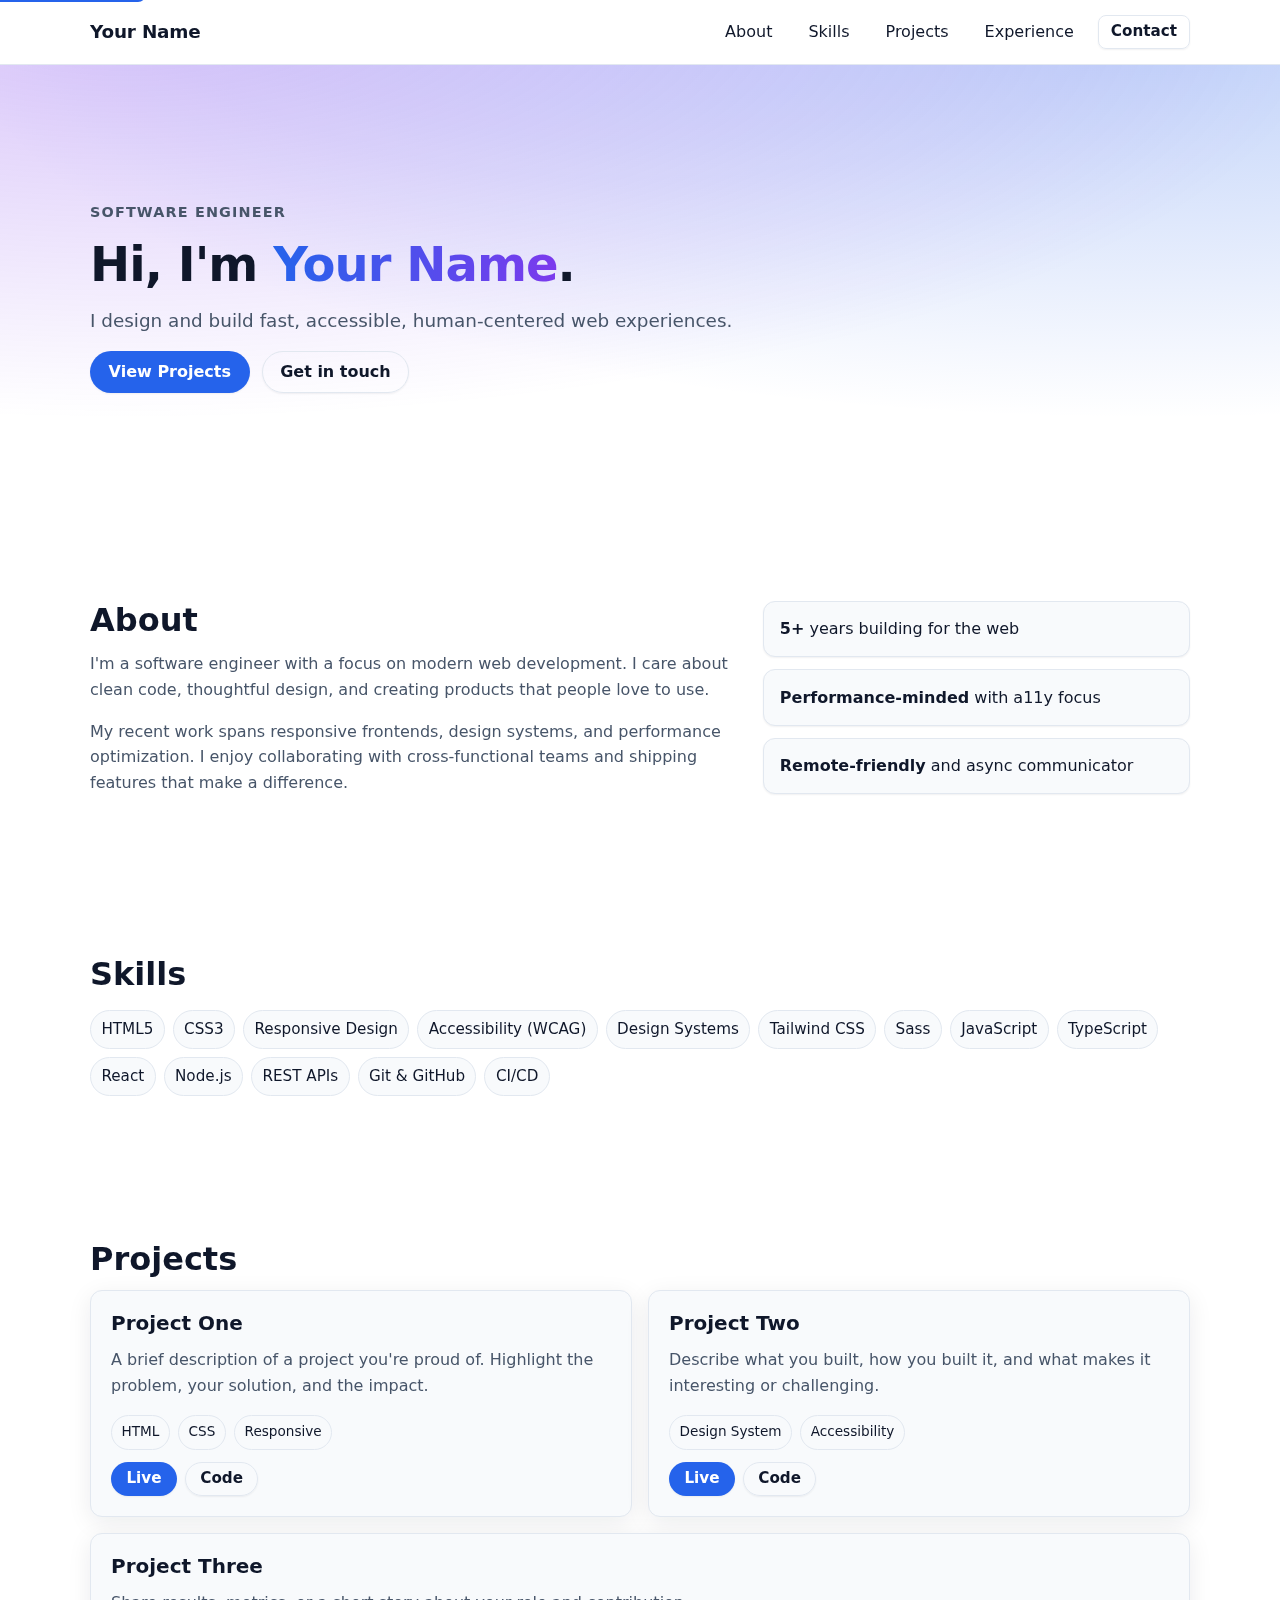
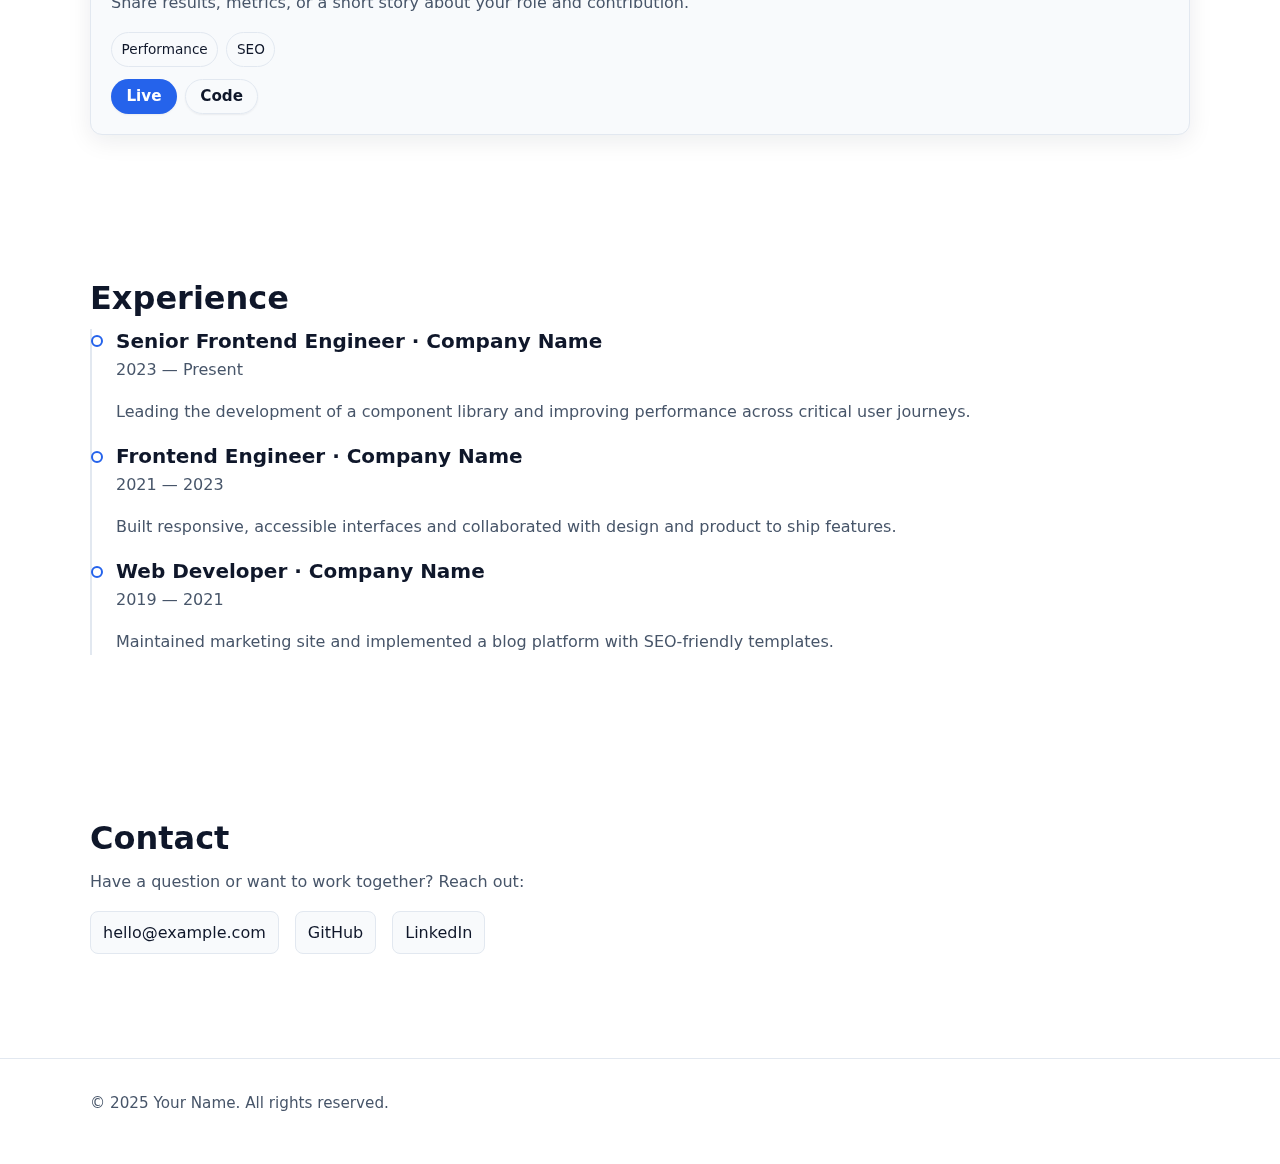
<file: index.html>
<!doctype html>
<html lang="en">
  <head>
    <meta charset="utf-8">
    <meta name="viewport" content="width=device-width, initial-scale=1">
    <title>Your Name — Portfolio</title>
    <meta name="description" content="Personal website and portfolio of Your Name, a software engineer specializing in building delightful web experiences.">
    <link rel="stylesheet" href="styles.css">
  </head>
  <body>
    <a class="skip-link" href="#content">Skip to content</a>

    <header class="site-header">
      <div class="container">
        <nav class="nav" aria-label="Primary">
          <a class="brand" href="#home">Your Name</a>
          <ul class="nav-list">
            <li><a href="#about">About</a></li>
            <li><a href="#skills">Skills</a></li>
            <li><a href="#projects">Projects</a></li>
            <li><a href="#experience">Experience</a></li>
            <li><a class="btn btn--small" href="#contact">Contact</a></li>
          </ul>
        </nav>
      </div>
    </header>

    <main id="content">
      <section id="home" class="section hero" aria-label="Hero">
        <div class="container">
          <p class="eyebrow">Software Engineer</p>
          <h1>Hi, I'm <span class="text-gradient">Your Name</span>.</h1>
          <p class="lede">I design and build fast, accessible, human‑centered web experiences.</p>
          <div class="cta">
            <a class="btn btn--primary" href="#projects">View Projects</a>
            <a class="btn btn--ghost" href="#contact">Get in touch</a>
          </div>
        </div>
      </section>

      <section id="about" class="section" aria-labelledby="about-title">
        <div class="container grid two-col">
          <div>
            <h2 id="about-title">About</h2>
            <p>I'm a software engineer with a focus on modern web development. I care about clean code, thoughtful design, and creating products that people love to use.</p>
            <p>My recent work spans responsive frontends, design systems, and performance optimization. I enjoy collaborating with cross‑functional teams and shipping features that make a difference.</p>
          </div>
          <div class="key-highlights">
            <ul>
              <li><span class="k">5+</span> years building for the web</li>
              <li><span class="k">Performance‑minded</span> with a11y focus</li>
              <li><span class="k">Remote‑friendly</span> and async communicator</li>
            </ul>
          </div>
        </div>
      </section>

      <section id="skills" class="section" aria-labelledby="skills-title">
        <div class="container">
          <h2 id="skills-title">Skills</h2>
          <ul class="tags">
            <li>HTML5</li>
            <li>CSS3</li>
            <li>Responsive Design</li>
            <li>Accessibility (WCAG)</li>
            <li>Design Systems</li>
            <li>Tailwind CSS</li>
            <li>Sass</li>
            <li>JavaScript</li>
            <li>TypeScript</li>
            <li>React</li>
            <li>Node.js</li>
            <li>REST APIs</li>
            <li>Git & GitHub</li>
            <li>CI/CD</li>
          </ul>
        </div>
      </section>

      <section id="projects" class="section" aria-labelledby="projects-title">
        <div class="container">
          <h2 id="projects-title">Projects</h2>
          <div class="projects-grid">
            <article class="card">
              <div class="card-body">
                <h3>Project One</h3>
                <p>A brief description of a project you're proud of. Highlight the problem, your solution, and the impact.</p>
                <ul class="tags tags--small">
                  <li>HTML</li><li>CSS</li><li>Responsive</li>
                </ul>
                <div class="card-actions">
                  <a href="#" class="btn btn--small btn--primary" target="_blank" rel="noopener">Live</a>
                  <a href="#" class="btn btn--small btn--ghost" target="_blank" rel="noopener">Code</a>
                </div>
              </div>
            </article>

            <article class="card">
              <div class="card-body">
                <h3>Project Two</h3>
                <p>Describe what you built, how you built it, and what makes it interesting or challenging.</p>
                <ul class="tags tags--small">
                  <li>Design System</li><li>Accessibility</li>
                </ul>
                <div class="card-actions">
                  <a href="#" class="btn btn--small btn--primary" target="_blank" rel="noopener">Live</a>
                  <a href="#" class="btn btn--small btn--ghost" target="_blank" rel="noopener">Code</a>
                </div>
              </div>
            </article>

            <article class="card">
              <div class="card-body">
                <h3>Project Three</h3>
                <p>Share results, metrics, or a short story about your role and contribution.</p>
                <ul class="tags tags--small">
                  <li>Performance</li><li>SEO</li>
                </ul>
                <div class="card-actions">
                  <a href="#" class="btn btn--small btn--primary" target="_blank" rel="noopener">Live</a>
                  <a href="#" class="btn btn--small btn--ghost" target="_blank" rel="noopener">Code</a>
                </div>
              </div>
            </article>
          </div>
        </div>
      </section>

      <section id="experience" class="section" aria-labelledby="experience-title">
        <div class="container">
          <h2 id="experience-title">Experience</h2>
          <ul class="timeline">
            <li class="timeline-item">
              <div class="timeline-content">
                <h3>Senior Frontend Engineer · Company Name</h3>
                <p class="muted">2023 — Present</p>
                <p>Leading the development of a component library and improving performance across critical user journeys.</p>
              </div>
            </li>
            <li class="timeline-item">
              <div class="timeline-content">
                <h3>Frontend Engineer · Company Name</h3>
                <p class="muted">2021 — 2023</p>
                <p>Built responsive, accessible interfaces and collaborated with design and product to ship features.</p>
              </div>
            </li>
            <li class="timeline-item">
              <div class="timeline-content">
                <h3>Web Developer · Company Name</h3>
                <p class="muted">2019 — 2021</p>
                <p>Maintained marketing site and implemented a blog platform with SEO‑friendly templates.</p>
              </div>
            </li>
          </ul>
        </div>
      </section>

      <section id="contact" class="section" aria-labelledby="contact-title">
        <div class="container">
          <h2 id="contact-title">Contact</h2>
          <p>Have a question or want to work together? Reach out:</p>
          <ul class="contact-list">
            <li><a href="mailto:hello@example.com" class="contact-link">hello@example.com</a></li>
            <li><a href="https://github.com/yourhandle" class="contact-link" target="_blank" rel="noopener">GitHub</a></li>
            <li><a href="https://www.linkedin.com/in/yourhandle" class="contact-link" target="_blank" rel="noopener">LinkedIn</a></li>
          </ul>
        </div>
      </section>
    </main>

    <footer class="site-footer">
      <div class="container">
        <p>© <span id="year">2025</span> Your Name. All rights reserved.</p>
      </div>
    </footer>
  </body>
</html>
</file>
<file: styles.css>
/* Base variables */
:root {
  --bg: #ffffff;
  --text: #0f172a;
  --muted: #475569;
  --card: #f8fafc;
  --border: #e2e8f0;
  --primary: #2563eb;
  --primary-hover: #1d4ed8;
  --primary-contrast: #ffffff;
  --accent: #7c3aed;
  --shadow-sm: 0 1px 2px rgba(15, 23, 42, 0.06);
  --shadow-md: 0 6px 24px rgba(15, 23, 42, 0.08);
  --radius: 12px;
  --header-height: 64px;
  --container-padding: 1rem;
}

/* Dark mode disabled: force white background */

*,
*::before,
*::after {
  box-sizing: border-box;
}

html {
  scroll-behavior: smooth;
}

body {
  margin: 0;
  font-family: system-ui, -apple-system, "Segoe UI", Roboto, "Helvetica Neue", Arial, "Noto Sans", "Apple Color Emoji", "Segoe UI Emoji", "Segoe UI Symbol", "Noto Color Emoji", sans-serif;
  color: var(--text);
  background: var(--bg);
  line-height: 1.6;
  -webkit-font-smoothing: antialiased;
  -moz-osx-font-smoothing: grayscale;
}

img,
svg,
video,
canvas {
  display: block;
  max-width: 100%;
}

a {
  color: var(--primary);
  text-decoration: none;
}

a:hover {
  text-decoration: underline;
}

.container {
  width: min(1100px, calc(100% - 2 * var(--container-padding)));
  margin-inline: auto;
}

.section {
  padding: 72px 0;
  scroll-margin-top: var(--header-height);
}

h1, h2, h3 {
  line-height: 1.2;
  margin: 0 0 0.75rem 0;
}

h1 {
  font-size: clamp(2rem, 4vw + 1rem, 3rem);
  letter-spacing: -0.02em;
}

h2 {
  font-size: clamp(1.5rem, 1.4vw + 1rem, 2rem);
}

h3 {
  font-size: 1.25rem;
}

p {
  margin: 0 0 1rem 0;
  color: var(--muted);
}

.muted {
  color: var(--muted);
}

.eyebrow {
  text-transform: uppercase;
  letter-spacing: 0.08em;
  font-weight: 600;
  color: var(--muted);
  margin-bottom: 0.75rem;
  font-size: 0.9rem;
}

.text-gradient {
  background: linear-gradient(90deg, var(--primary), var(--accent));
  -webkit-background-clip: text;
  background-clip: text;
  color: transparent;
}

.btn {
  display: inline-block;
  border-radius: 999px;
  padding: 0.75rem 1.1rem;
  border: 1px solid var(--border);
  background: transparent;
  color: var(--text);
  font-weight: 600;
  line-height: 1;
  box-shadow: var(--shadow-sm);
  transition: transform 120ms ease, background-color 120ms ease, border-color 120ms ease, color 120ms ease;
}

.btn:hover {
  transform: translateY(-1px);
  text-decoration: none;
}

.btn--primary {
  background: var(--primary);
  border-color: transparent;
  color: var(--primary-contrast);
}

.btn--primary:hover {
  background: var(--primary-hover);
}

.btn--ghost {
  background: transparent;
}

.btn--small {
  padding: 0.55rem 0.9rem;
  font-size: 0.95rem;
}

.skip-link {
  position: absolute;
  left: 0;
  top: -40px;
  background: var(--primary);
  color: var(--primary-contrast);
  padding: 0.5rem 0.75rem;
  z-index: 1000;
  border-radius: 0 0 8px 0;
}

.skip-link:focus {
  top: 0;
}

:focus-visible {
  outline: 3px solid var(--accent);
  outline-offset: 2px;
  border-radius: 6px;
}

.site-header {
  position: sticky;
  top: 0;
  z-index: 100;
  backdrop-filter: saturate(120%) blur(10px);
  background-color: color-mix(in oklab, var(--bg), transparent 20%);
  border-bottom: 1px solid var(--border);
}

.nav {
  height: var(--header-height);
  display: flex;
  align-items: center;
  justify-content: space-between;
  gap: 1rem;
}

.brand {
  font-weight: 800;
  color: var(--text);
  font-size: 1.15rem;
  letter-spacing: -0.01em;
}

.nav-list {
  list-style: none;
  display: flex;
  gap: 0.75rem;
  padding: 0;
  margin: 0;
  align-items: center;
}

.nav-list a {
  color: var(--text);
  padding: 0.5rem 0.75rem;
  border-radius: 8px;
}

.nav-list a:hover {
  background: var(--card);
  text-decoration: none;
}

.hero {
  background:
    radial-gradient(1200px 400px at 10% -10%, color-mix(in oklab, var(--accent), transparent 70%), transparent),
    radial-gradient(1200px 400px at 90% -10%, color-mix(in oklab, var(--primary), transparent 70%), transparent);
}

.hero .container {
  padding-top: 64px;
  padding-bottom: 64px;
}

.lede {
  font-size: 1.15rem;
  max-width: 60ch;
}

.cta {
  display: flex;
  gap: 0.75rem;
  margin-top: 1rem;
  flex-wrap: wrap;
}

.grid {
  display: grid;
  gap: 2rem;
}

.two-col {
  grid-template-columns: 1.2fr 0.8fr;
}

@media (max-width: 900px) {
  .two-col {
    grid-template-columns: 1fr;
  }
}

.key-highlights ul {
  list-style: none;
  padding: 0;
  margin: 0;
}

.key-highlights li {
  background: var(--card);
  border: 1px solid var(--border);
  padding: 0.9rem 1rem;
  border-radius: var(--radius);
  margin-bottom: 0.75rem;
  box-shadow: var(--shadow-sm);
}

.key-highlights .k {
  font-weight: 700;
  color: var(--text);
}

.tags {
  display: flex;
  flex-wrap: wrap;
  gap: 0.5rem;
  list-style: none;
  padding: 0;
  margin: 1rem 0 0 0;
}

.tags li {
  background: var(--card);
  color: var(--text);
  border: 1px solid var(--border);
  padding: 0.4rem 0.65rem;
  border-radius: 999px;
  font-size: 0.95rem;
}

.tags--small li {
  font-size: 0.85rem;
  padding: 0.35rem 0.6rem;
}

.projects-grid {
  display: grid;
  grid-template-columns: repeat(12, 1fr);
  gap: 1rem;
}

.projects-grid .card:nth-child(1) {
  grid-column: span 6;
}

.projects-grid .card:nth-child(2) {
  grid-column: span 6;
}

.projects-grid .card:nth-child(3) {
  grid-column: span 12;
}

@media (max-width: 900px) {
  .projects-grid .card {
    grid-column: span 12;
  }
}

.card {
  background: var(--card);
  border: 1px solid var(--border);
  border-radius: var(--radius);
  overflow: hidden;
  box-shadow: var(--shadow-md);
}

.card-body {
  padding: 1.25rem;
}

.card-actions {
  display: flex;
  gap: 0.5rem;
  margin-top: 0.75rem;
}

.timeline {
  list-style: none;
  padding: 0;
  margin: 0;
  border-left: 2px solid var(--border);
}

.timeline-item {
  position: relative;
  padding-left: 1rem;
  margin-left: 0.5rem;
  margin-bottom: 1.25rem;
}

.timeline-item::before {
  content: "";
  position: absolute;
  left: -9px;
  top: 0.4rem;
  width: 12px;
  height: 12px;
  background: var(--bg);
  border: 2px solid var(--primary);
  border-radius: 50%;
}

.timeline-content h3 {
  margin-bottom: 0.25rem;
}

.contact-list {
  list-style: none;
  padding: 0;
  margin: 0.75rem 0 0 0;
  display: flex;
  flex-wrap: wrap;
  gap: 0.75rem 1rem;
}

.contact-link {
  display: inline-block;
  padding: 0.5rem 0.75rem;
  border-radius: 8px;
  border: 1px solid var(--border);
  background: var(--card);
  color: var(--text);
}

.contact-link:hover {
  text-decoration: none;
  border-color: var(--primary);
}

.site-footer {
  border-top: 1px solid var(--border);
  padding: 32px 0;
  margin-top: 32px;
  color: var(--muted);
  font-size: 0.95rem;
}

@media (max-width: 640px) {
  .section {
    padding: 56px 0;
  }

  .nav-list {
    gap: 0.25rem;
    overflow-x: auto;
  }

  .nav-list a {
    white-space: nowrap;
  }
}
</file>
